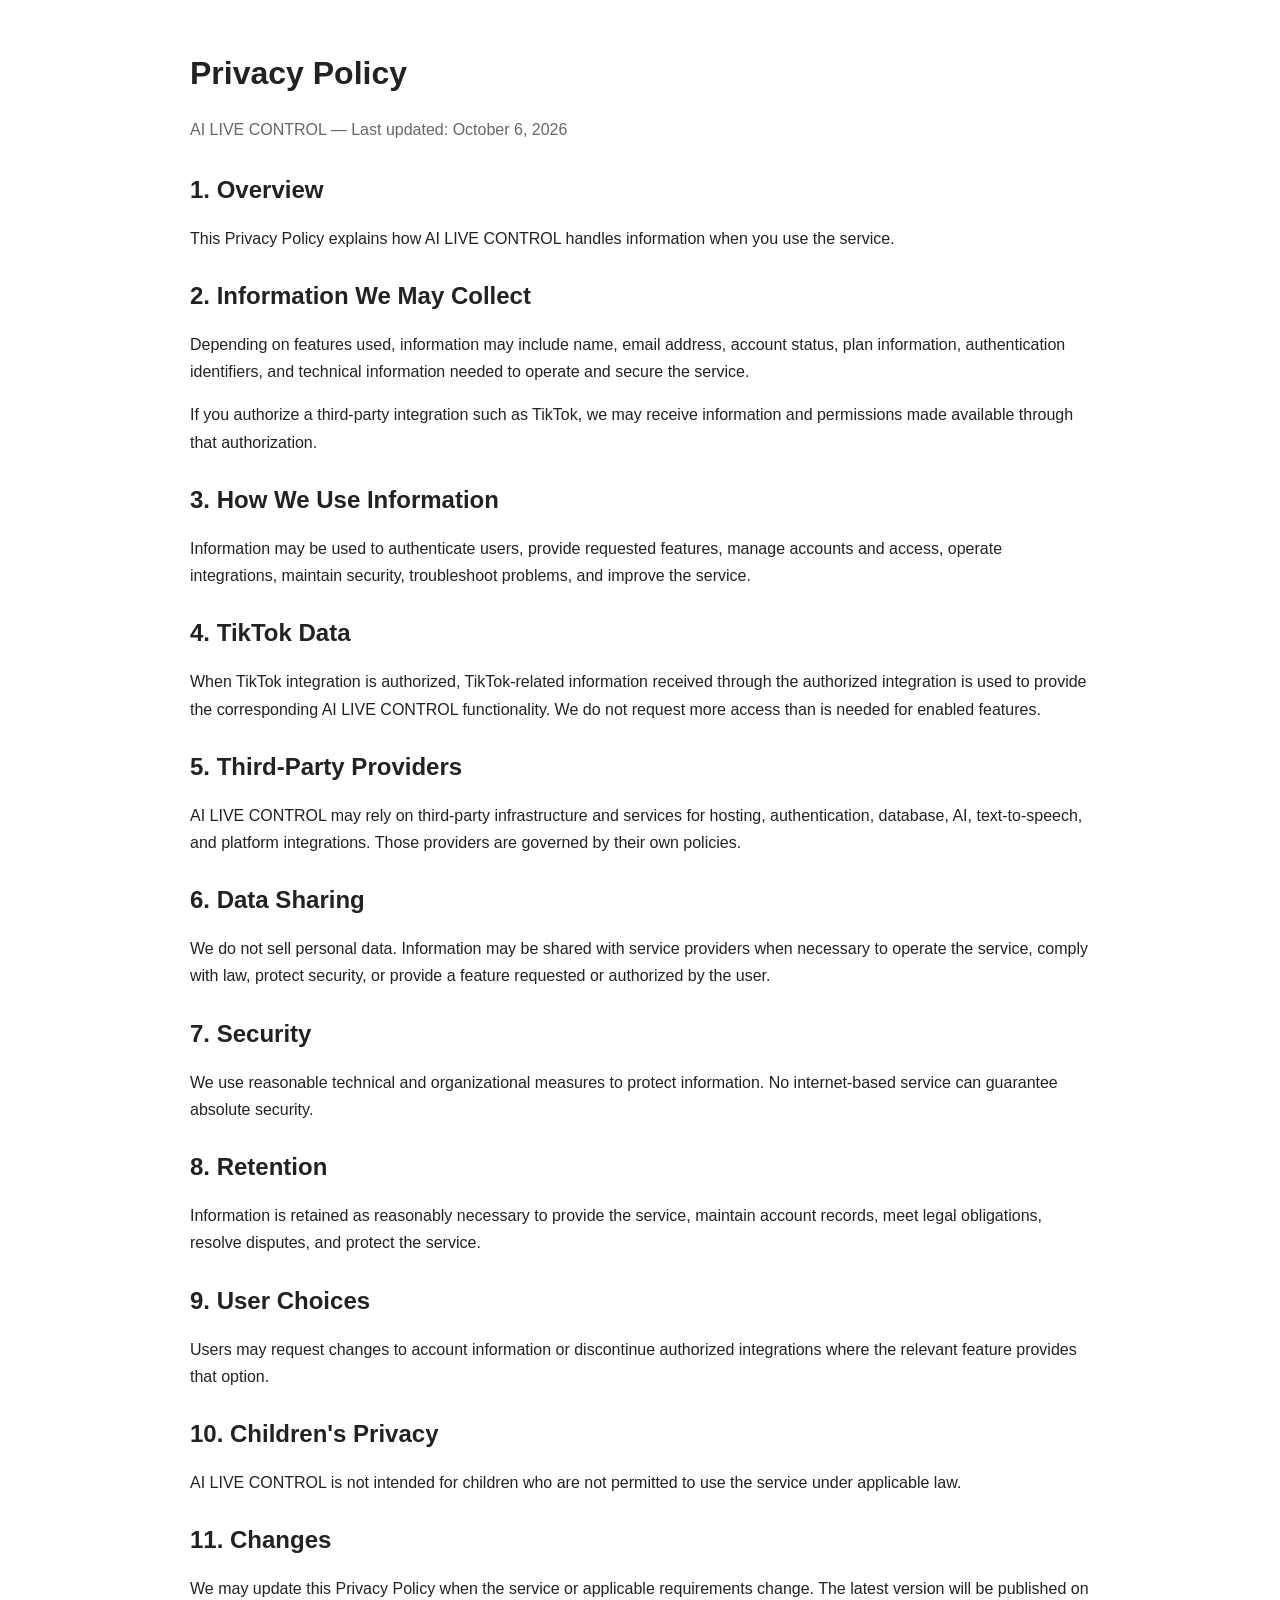
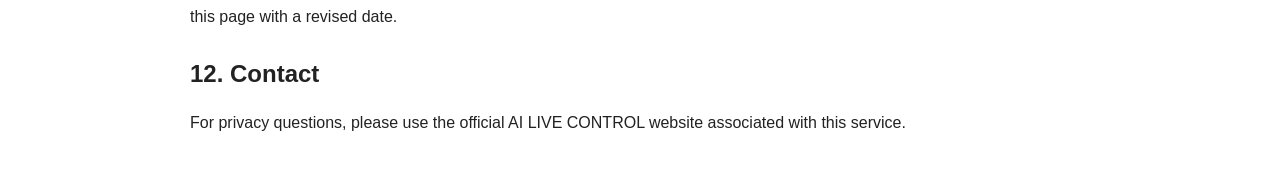
<file: privacy.html>
<!doctype html><html lang="en"><head><meta charset="utf-8">
<meta name="viewport" content="width=device-width,initial-scale=1"><title>Privacy Policy - AI LIVE CONTROL</title><style>
body{font-family:Arial,sans-serif;line-height:1.7;max-width:900px;margin:auto;padding:32px 20px;color:#222}
h1,h2{line-height:1.3}.date{color:#666;margin-bottom:30px}section{margin:28px 0}
</style></head>
<body><h1>Privacy Policy</h1><div class="date">AI LIVE CONTROL — Last updated: October 6, 2026</div>
<section><h2>1. Overview</h2><p>This Privacy Policy explains how AI LIVE CONTROL handles information when you use the service.</p></section>
<section><h2>2. Information We May Collect</h2><p>Depending on features used, information may include name, email address, account status, plan information, authentication identifiers, and technical information needed to operate and secure the service.</p><p>If you authorize a third-party integration such as TikTok, we may receive information and permissions made available through that authorization.</p></section>
<section><h2>3. How We Use Information</h2><p>Information may be used to authenticate users, provide requested features, manage accounts and access, operate integrations, maintain security, troubleshoot problems, and improve the service.</p></section>
<section><h2>4. TikTok Data</h2><p>When TikTok integration is authorized, TikTok-related information received through the authorized integration is used to provide the corresponding AI LIVE CONTROL functionality. We do not request more access than is needed for enabled features.</p></section>
<section><h2>5. Third-Party Providers</h2><p>AI LIVE CONTROL may rely on third-party infrastructure and services for hosting, authentication, database, AI, text-to-speech, and platform integrations. Those providers are governed by their own policies.</p></section>
<section><h2>6. Data Sharing</h2><p>We do not sell personal data. Information may be shared with service providers when necessary to operate the service, comply with law, protect security, or provide a feature requested or authorized by the user.</p></section>
<section><h2>7. Security</h2><p>We use reasonable technical and organizational measures to protect information. No internet-based service can guarantee absolute security.</p></section>
<section><h2>8. Retention</h2><p>Information is retained as reasonably necessary to provide the service, maintain account records, meet legal obligations, resolve disputes, and protect the service.</p></section>
<section><h2>9. User Choices</h2><p>Users may request changes to account information or discontinue authorized integrations where the relevant feature provides that option.</p></section>
<section><h2>10. Children's Privacy</h2><p>AI LIVE CONTROL is not intended for children who are not permitted to use the service under applicable law.</p></section>
<section><h2>11. Changes</h2><p>We may update this Privacy Policy when the service or applicable requirements change. The latest version will be published on this page with a revised date.</p></section>
<section><h2>12. Contact</h2><p>For privacy questions, please use the official AI LIVE CONTROL website associated with this service.</p></section>
</body></html>
</file>
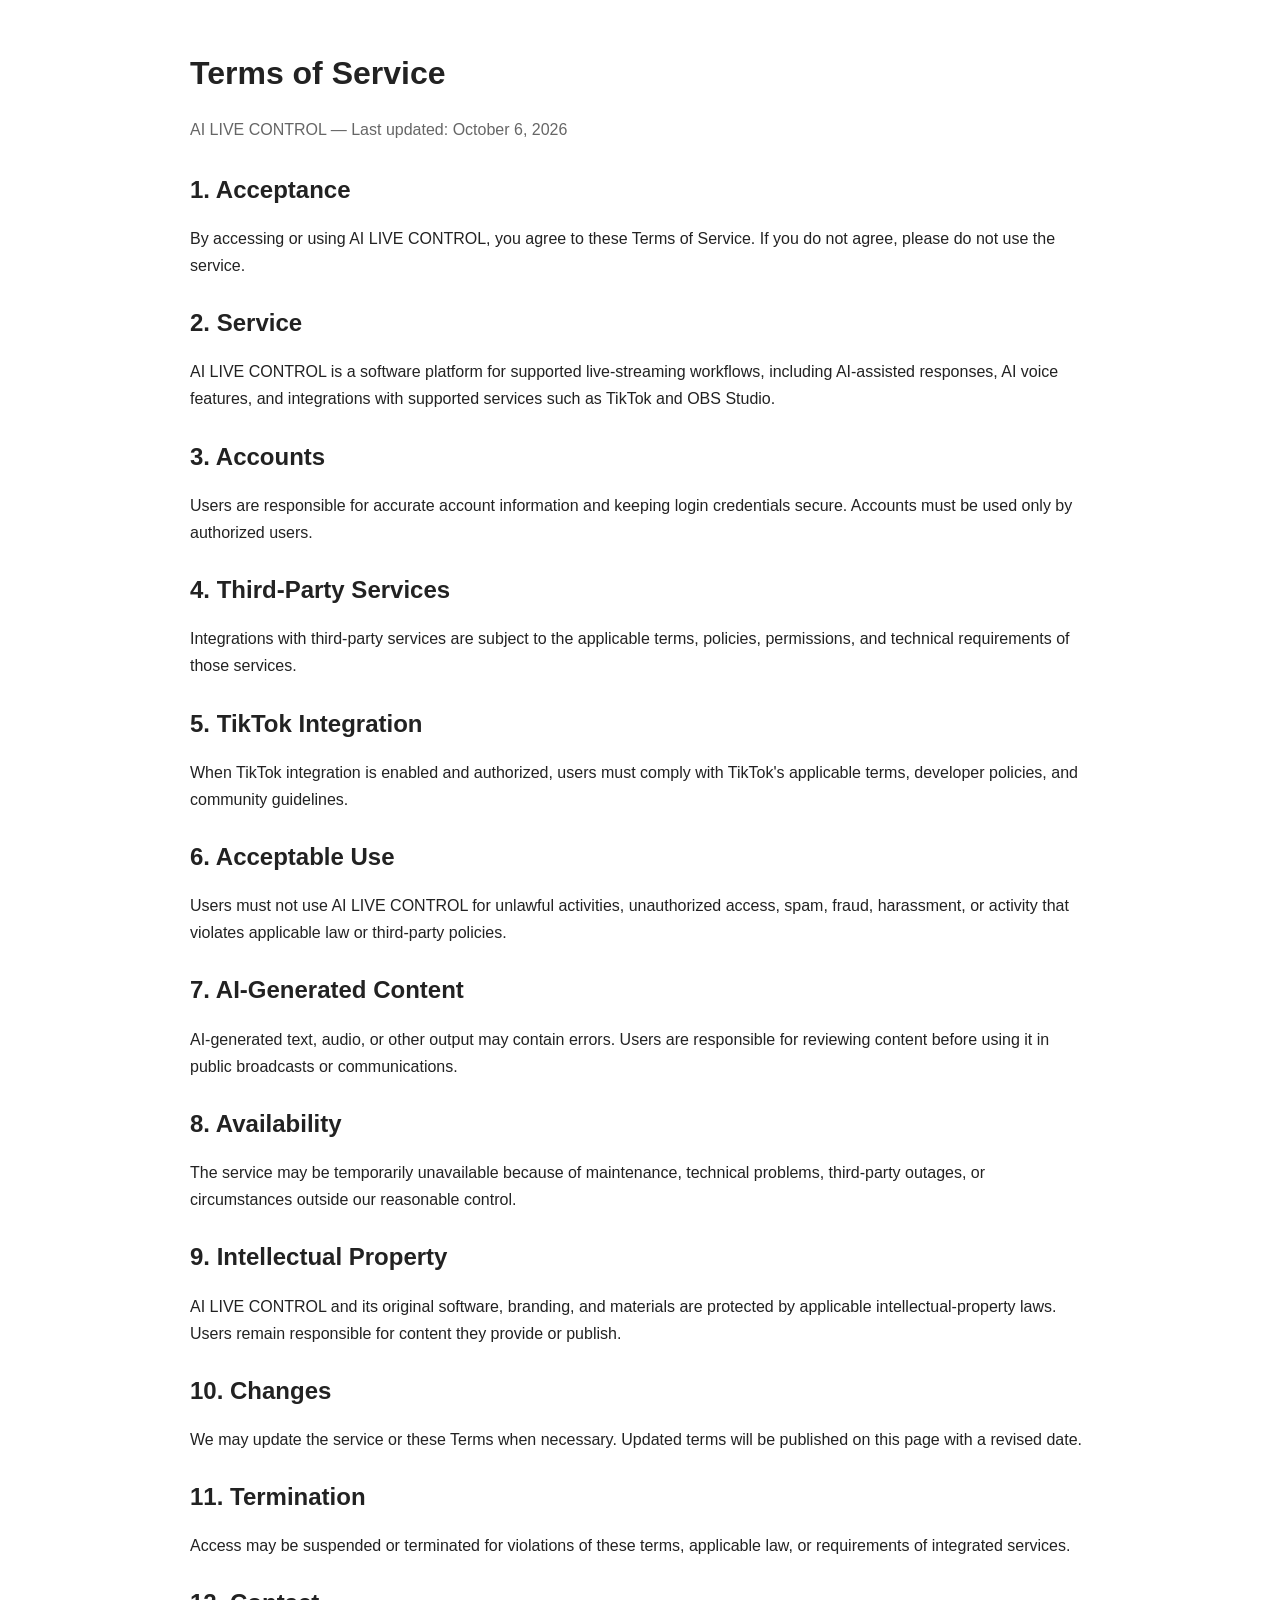
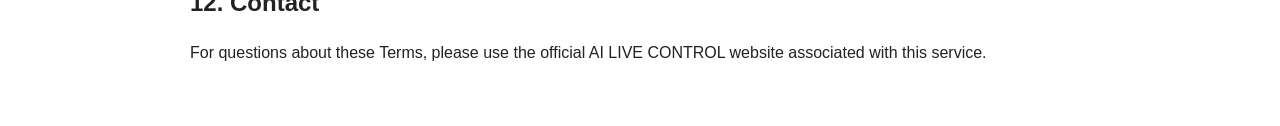
<file: terms.html>
<!doctype html><html lang="en"><head><meta charset="utf-8">
<meta name="viewport" content="width=device-width,initial-scale=1"><title>Terms of Service - AI LIVE CONTROL</title><style>
body{font-family:Arial,sans-serif;line-height:1.7;max-width:900px;margin:auto;padding:32px 20px;color:#222}
h1,h2{line-height:1.3}.date{color:#666;margin-bottom:30px}section{margin:28px 0}
</style></head>
<body><h1>Terms of Service</h1><div class="date">AI LIVE CONTROL — Last updated: October 6, 2026</div>
<section><h2>1. Acceptance</h2><p>By accessing or using AI LIVE CONTROL, you agree to these Terms of Service. If you do not agree, please do not use the service.</p></section>
<section><h2>2. Service</h2><p>AI LIVE CONTROL is a software platform for supported live-streaming workflows, including AI-assisted responses, AI voice features, and integrations with supported services such as TikTok and OBS Studio.</p></section>
<section><h2>3. Accounts</h2><p>Users are responsible for accurate account information and keeping login credentials secure. Accounts must be used only by authorized users.</p></section>
<section><h2>4. Third-Party Services</h2><p>Integrations with third-party services are subject to the applicable terms, policies, permissions, and technical requirements of those services.</p></section>
<section><h2>5. TikTok Integration</h2><p>When TikTok integration is enabled and authorized, users must comply with TikTok's applicable terms, developer policies, and community guidelines.</p></section>
<section><h2>6. Acceptable Use</h2><p>Users must not use AI LIVE CONTROL for unlawful activities, unauthorized access, spam, fraud, harassment, or activity that violates applicable law or third-party policies.</p></section>
<section><h2>7. AI-Generated Content</h2><p>AI-generated text, audio, or other output may contain errors. Users are responsible for reviewing content before using it in public broadcasts or communications.</p></section>
<section><h2>8. Availability</h2><p>The service may be temporarily unavailable because of maintenance, technical problems, third-party outages, or circumstances outside our reasonable control.</p></section>
<section><h2>9. Intellectual Property</h2><p>AI LIVE CONTROL and its original software, branding, and materials are protected by applicable intellectual-property laws. Users remain responsible for content they provide or publish.</p></section>
<section><h2>10. Changes</h2><p>We may update the service or these Terms when necessary. Updated terms will be published on this page with a revised date.</p></section>
<section><h2>11. Termination</h2><p>Access may be suspended or terminated for violations of these terms, applicable law, or requirements of integrated services.</p></section>
<section><h2>12. Contact</h2><p>For questions about these Terms, please use the official AI LIVE CONTROL website associated with this service.</p></section>
</body></html>
</file>
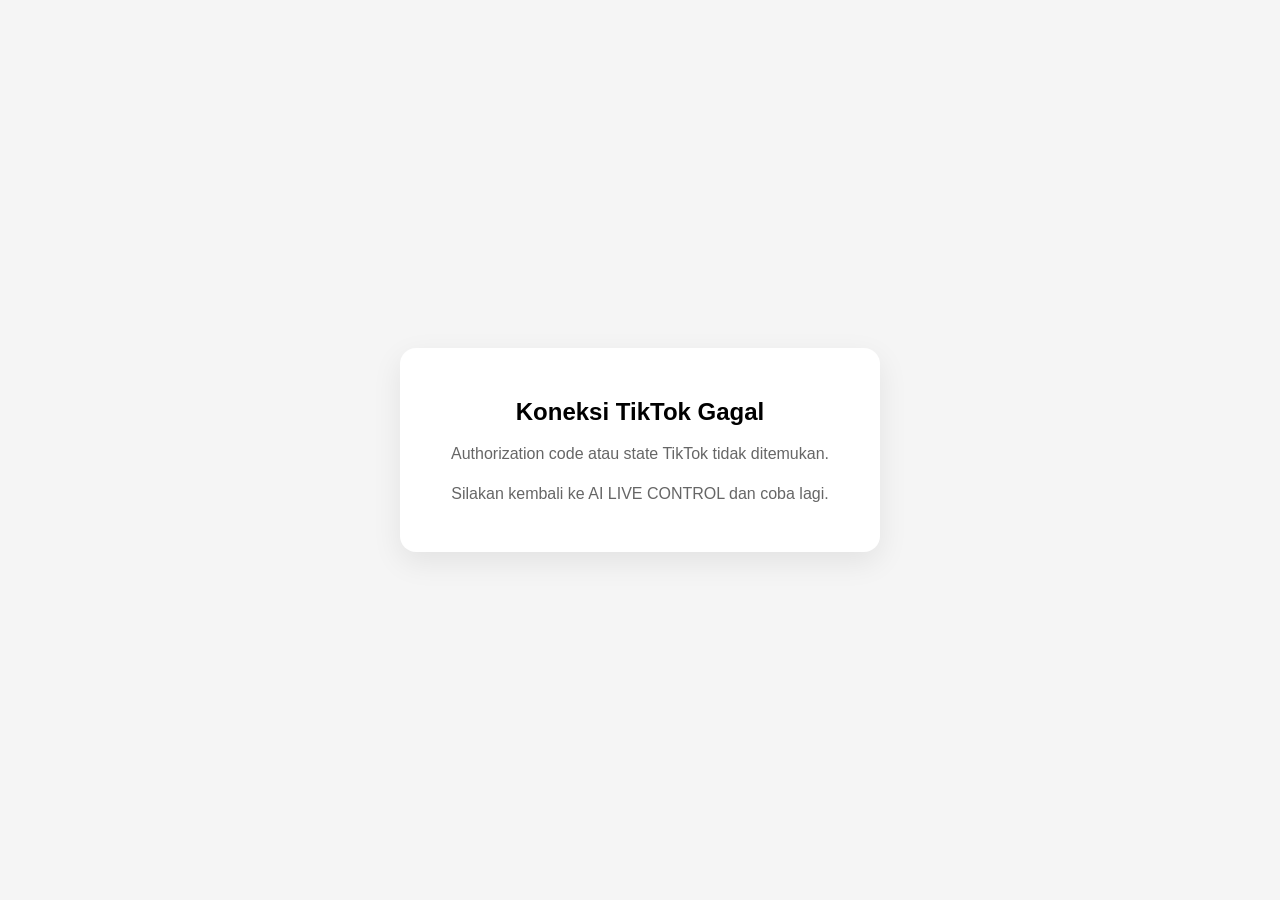
<file: tiktok-callback.html>
<!DOCTYPE html>
<html lang="id">
<head>
    <meta charset="UTF-8">
    <meta name="viewport" content="width=device-width, initial-scale=1.0">
    <title>Connecting TikTok...</title>

    <style>
        body {
            margin: 0;
            min-height: 100vh;
            display: flex;
            align-items: center;
            justify-content: center;
            background: #f5f5f5;
            font-family: Arial, sans-serif;
        }

        .box {
            width: min(90%, 420px);
            padding: 30px;
            background: white;
            border-radius: 16px;
            text-align: center;
            box-shadow: 0 10px 30px rgba(0,0,0,.08);
        }

        .loader {
            width: 42px;
            height: 42px;
            margin: 0 auto 20px;
            border: 4px solid #ddd;
            border-top-color: #111;
            border-radius: 50%;
            animation: spin 1s linear infinite;
        }

        @keyframes spin {
            to {
                transform: rotate(360deg);
            }
        }

        h2 {
            margin-bottom: 10px;
        }

        p {
            color: #666;
            line-height: 1.5;
        }
    </style>
</head>

<body>

<div class="box">
    <div class="loader"></div>
    <h2>Menghubungkan TikTok...</h2>
    <p>Mohon tunggu, proses autentikasi sedang berlangsung.</p>
</div>

<script>

const SUPABASE_FUNCTION =
    "https://alwrrvltxdbnzrquchsh.supabase.co/functions/v1/tiktok-oauth";

async function processTikTokCallback() {

    try {

        const params =
            new URLSearchParams(
                window.location.search
            );

        const code =
            params.get("code");

        const state =
            params.get("state");

        const error =
            params.get("error");

        const errorDescription =
            params.get("error_description");

        if (error) {

            throw new Error(
                errorDescription ||
                error ||
                "TikTok authorization gagal."
            );
        }

        if (!code || !state) {

            throw new Error(
                "Authorization code atau state TikTok tidak ditemukan."
            );
        }

        /*
         * Kirim code + state ke Edge Function
         * menggunakan GET karena Edge Function
         * saat ini menerima GET.
         */

        const callbackUrl =
            SUPABASE_FUNCTION +
            "?code=" +
            encodeURIComponent(code) +
            "&state=" +
            encodeURIComponent(state);

        window.location.href =
            callbackUrl;

    } catch (error) {

        console.error(
            "TikTok Callback Error:",
            error
        );

        document.querySelector(".box").innerHTML = `
            <h2>Koneksi TikTok Gagal</h2>
            <p>${error.message}</p>
            <p>
                Silakan kembali ke AI LIVE CONTROL
                dan coba lagi.
            </p>
        `;
    }
}

processTikTokCallback();

</script>

</body>
</html>
</file>
